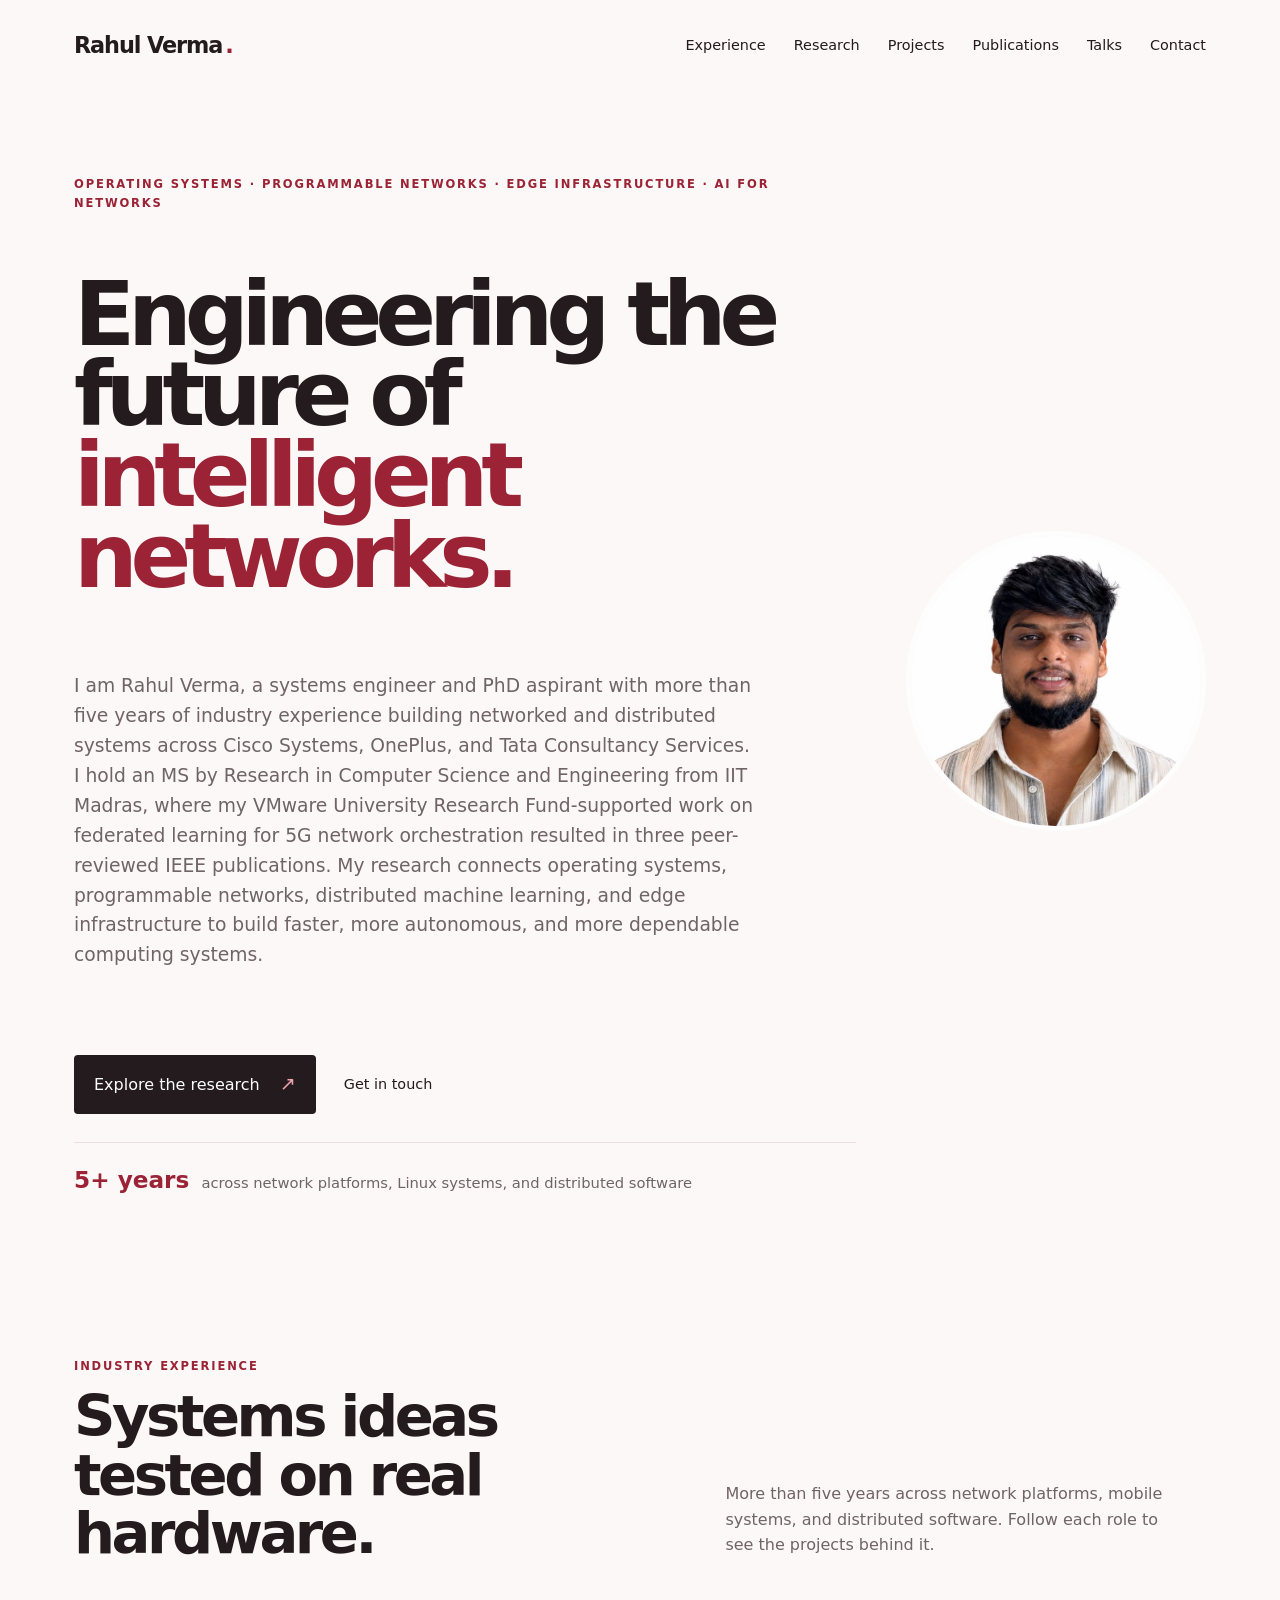
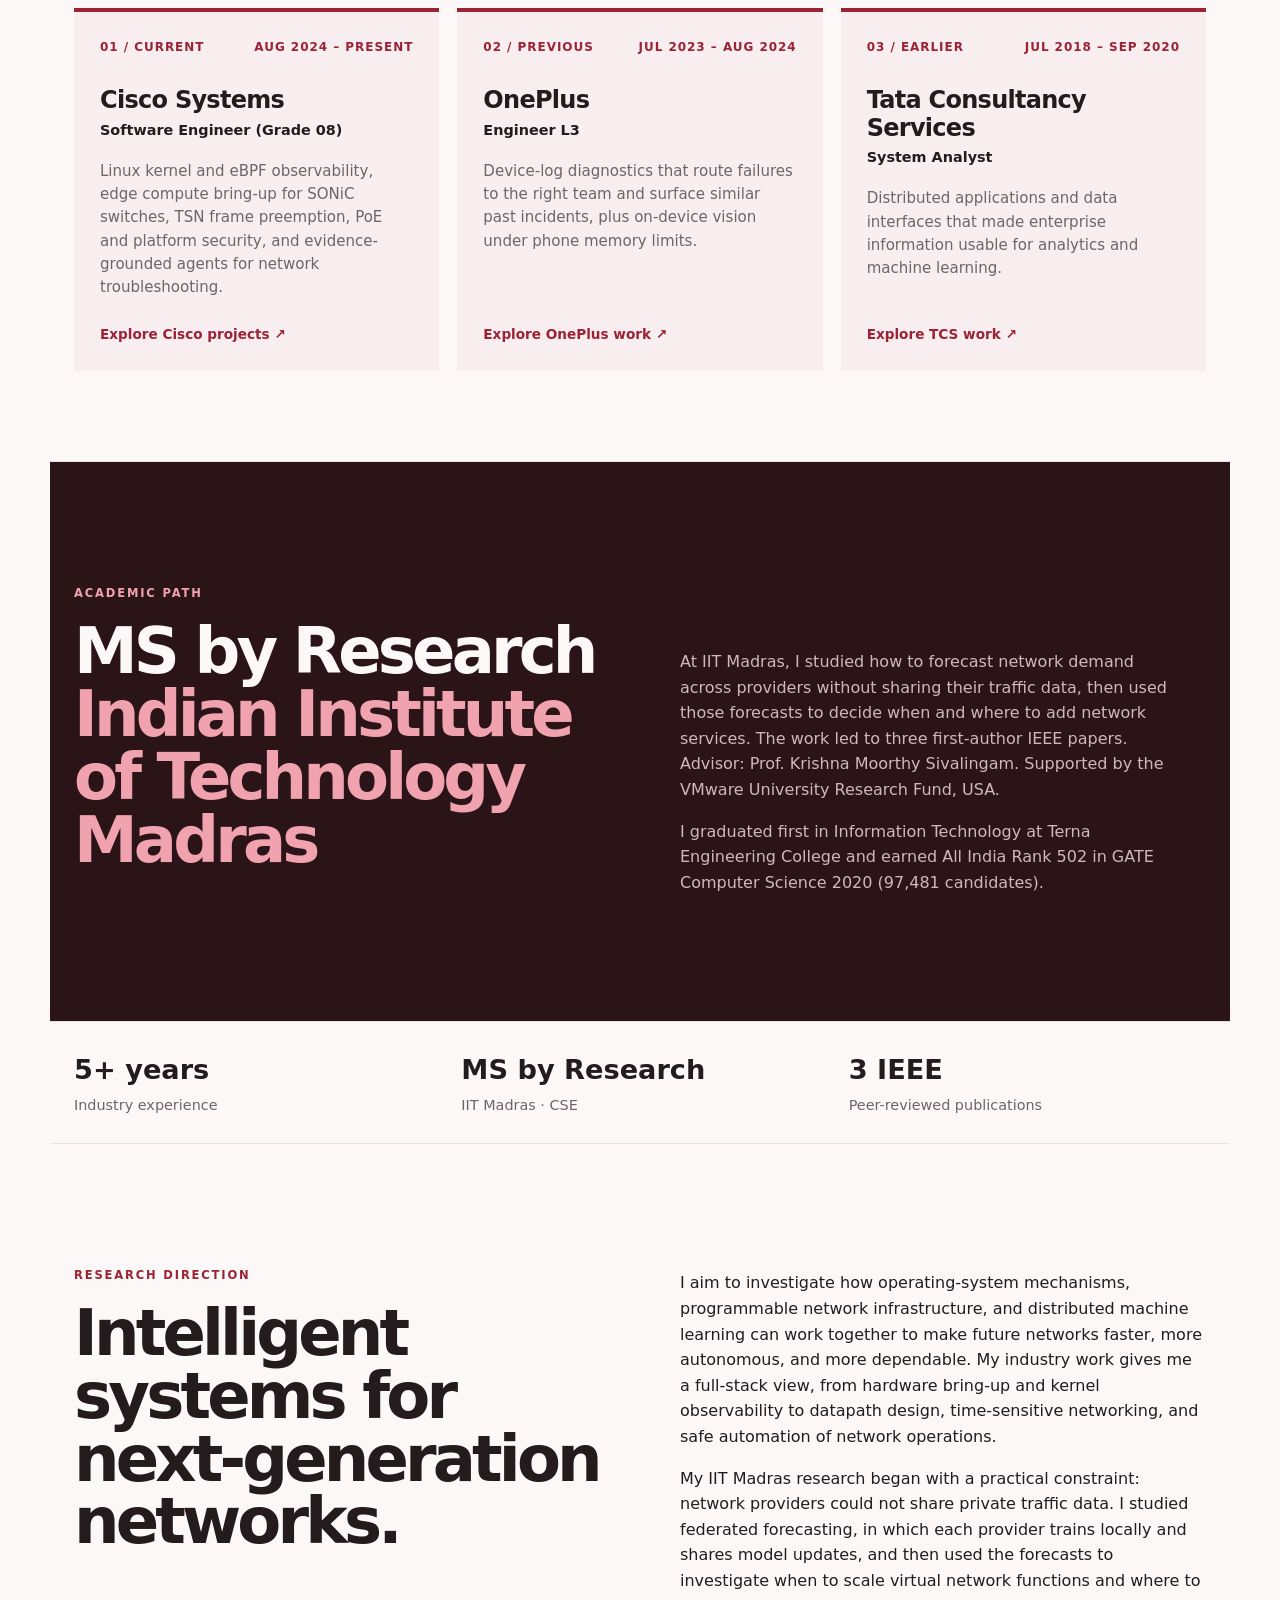
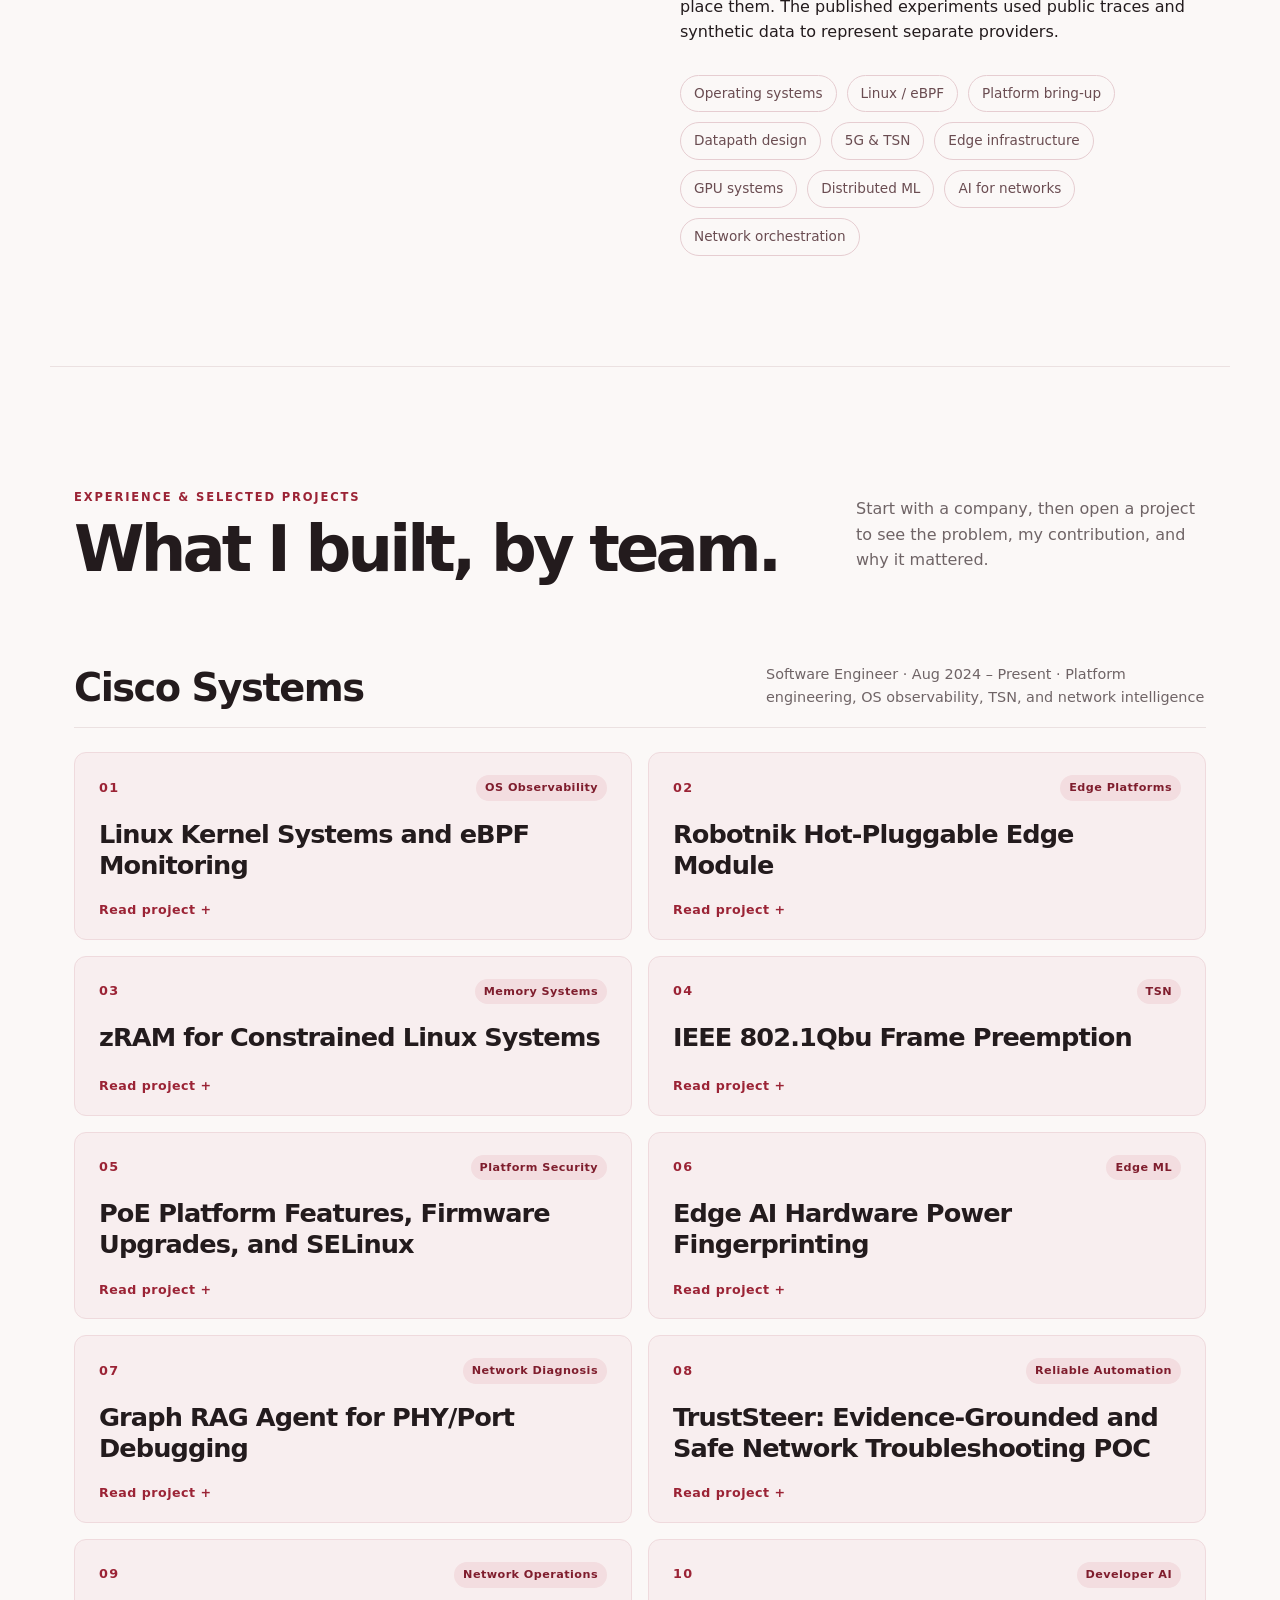
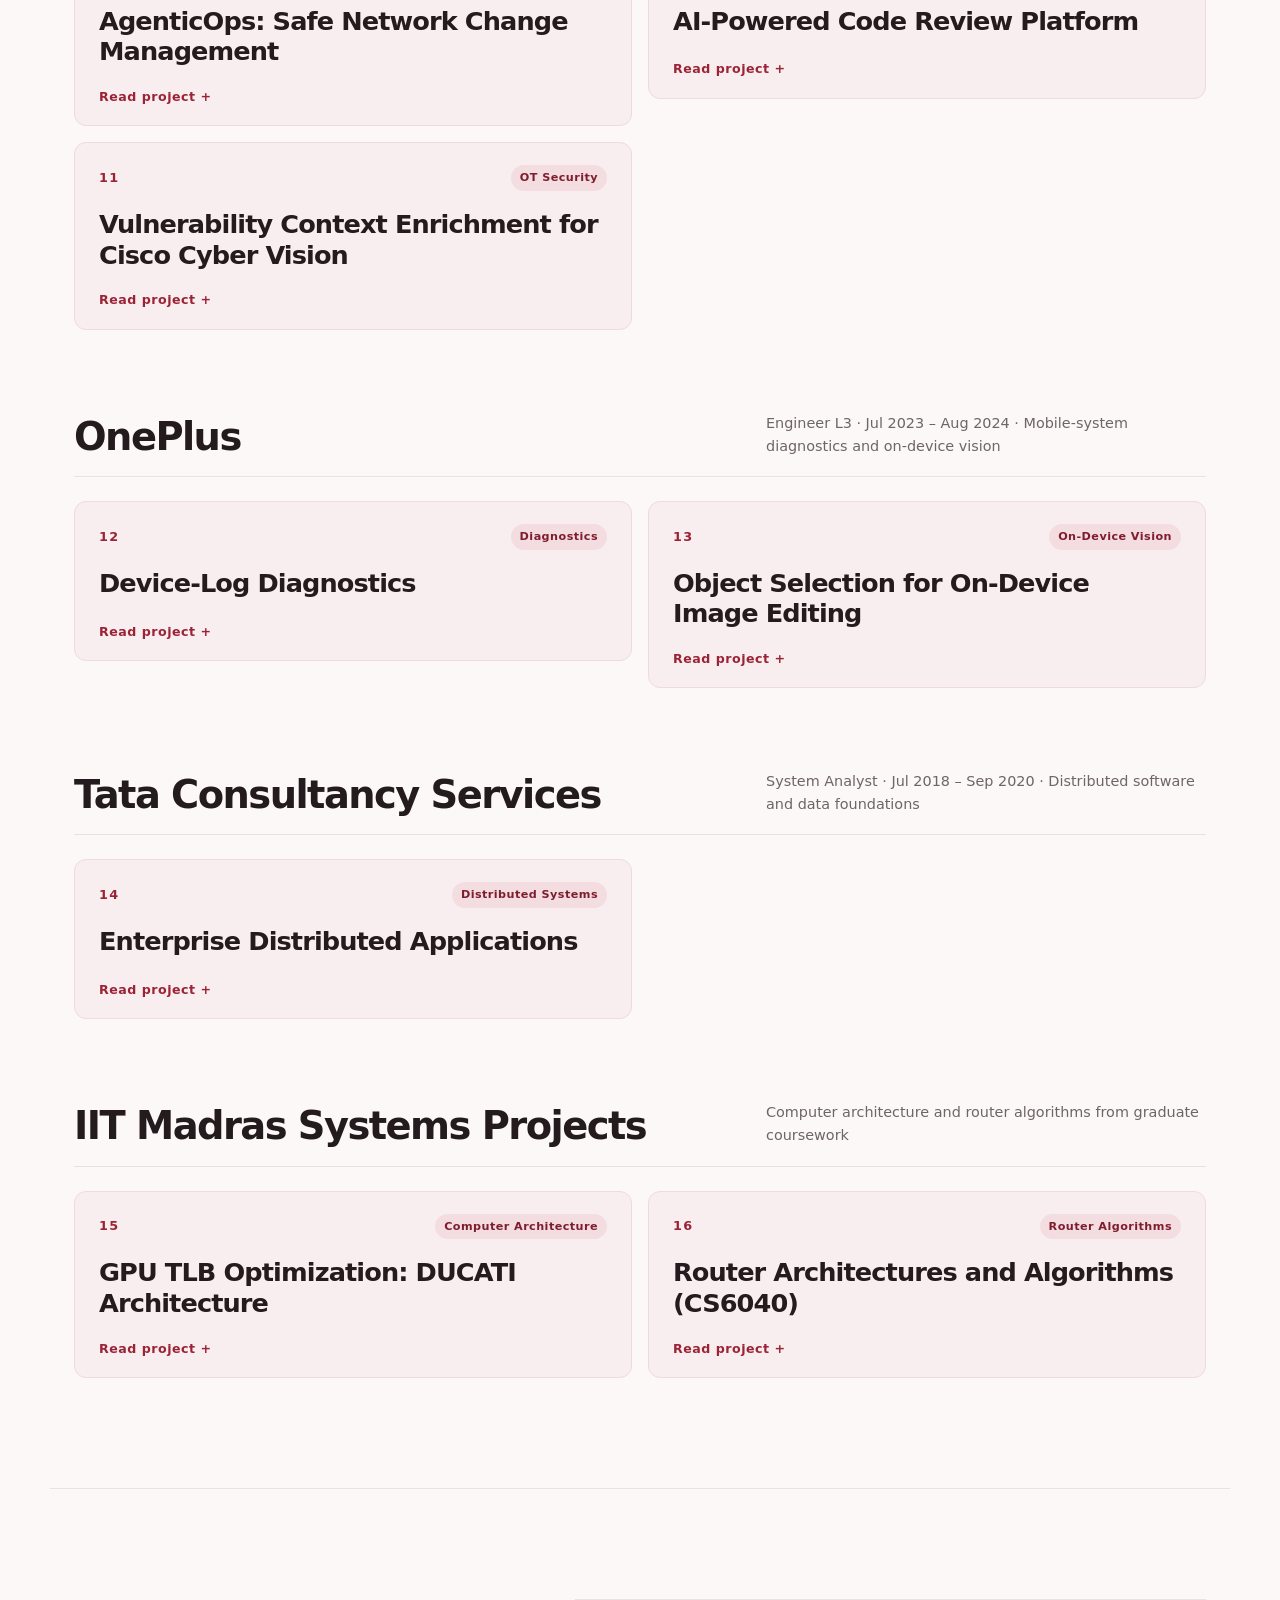
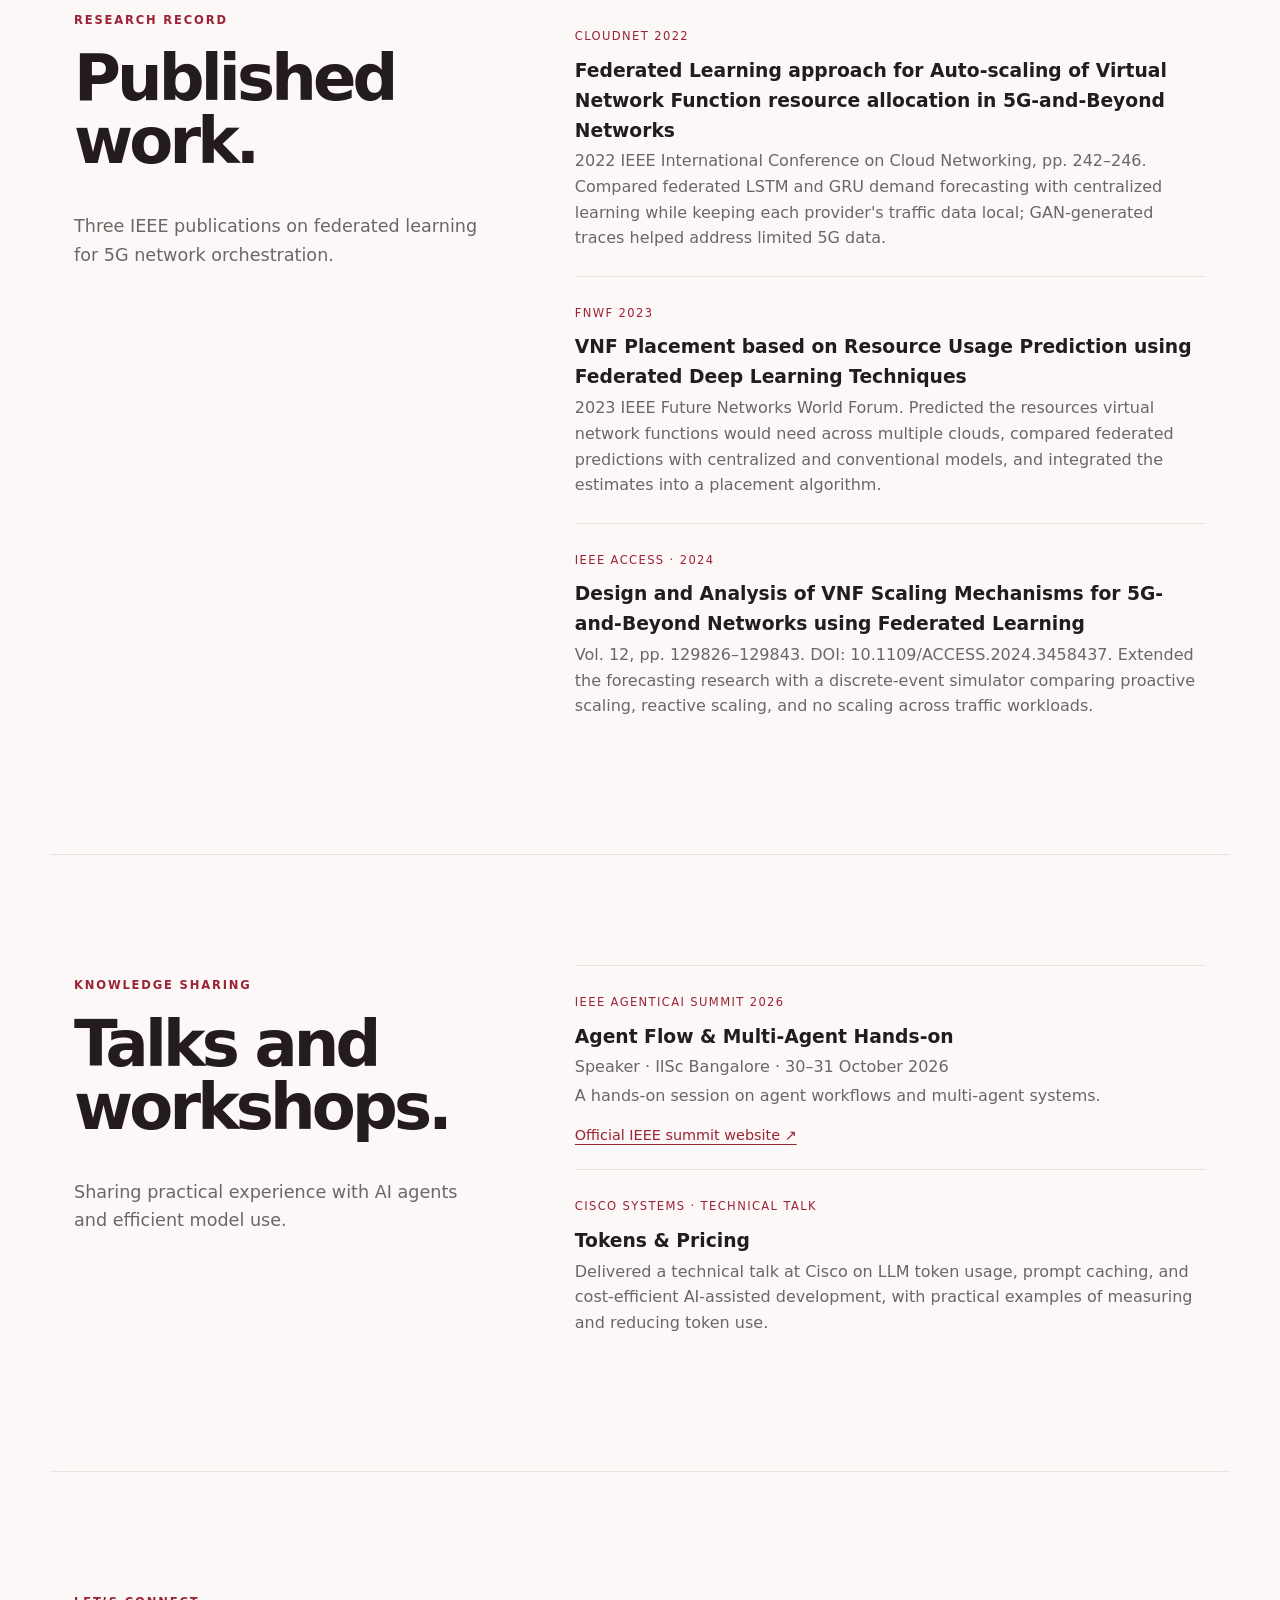
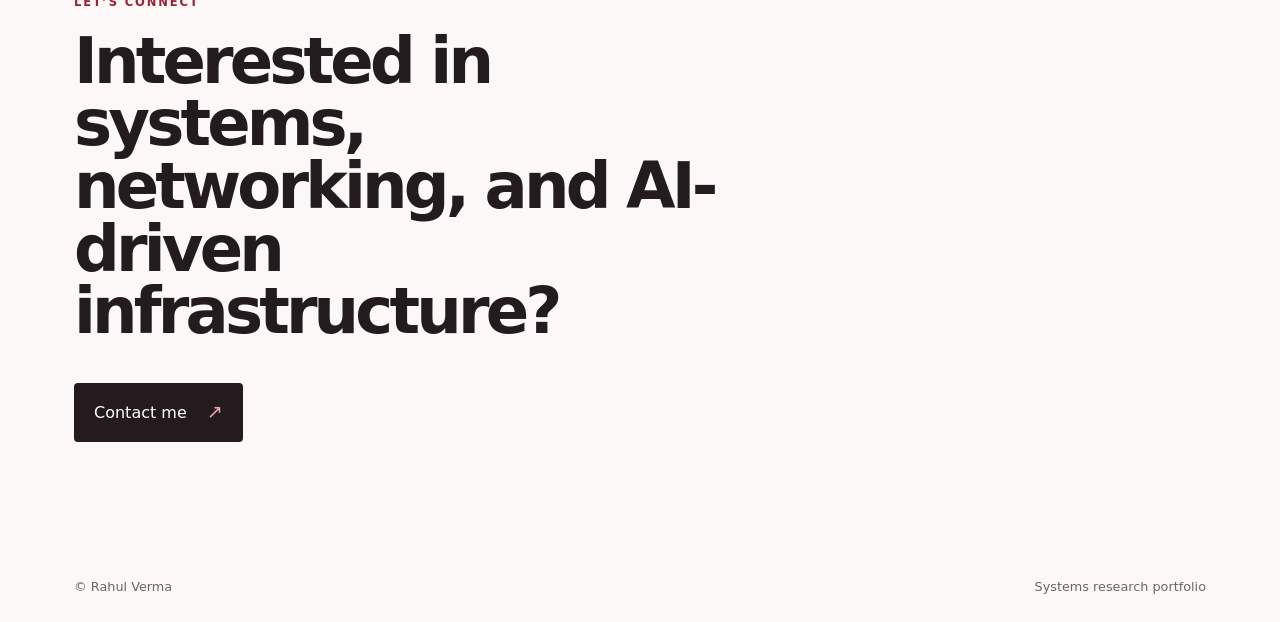
<file: index.html>
<!doctype html>
<html lang="en">
<head>
  <meta charset="utf-8">
  <meta name="viewport" content="width=device-width,initial-scale=1">
  <title>Rahul Verma — Systems Research</title>
  <meta name="description" content="Rahul Verma's systems and networking research portfolio.">
  <link rel="stylesheet" href="style.css">
  <style>
    .hero{display:grid;grid-template-columns:minmax(0,1fr) 300px;gap:28px 50px;align-items:center;padding:72px 24px 58px;max-width:1180px}
    .hero .profile-photo{grid-column:2;grid-row:1 / span 5;width:300px;height:300px;object-fit:cover;border-radius:50%;border:5px solid rgba(255,255,255,.8);margin:0;justify-self:end}
    .hero .eyebrow,.hero h1,.hero .lede,.hero .actions,.hero-proof{grid-column:1}
    .hero h1{font-size:clamp(3rem,7vw,6.4rem)}
    .hero-proof{display:flex;gap:12px;align-items:baseline;border-top:1px solid var(--line);padding-top:18px;color:var(--muted);font-size:.92rem}
    .hero-proof strong{color:var(--violet);font-size:1.45rem}
    .timeline{padding:90px 24px;border-bottom:1px solid var(--line)}
    .experience-heading{display:grid;grid-template-columns:1.1fr .9fr;gap:64px;align-items:end}
    .experience-heading h2{font-size:clamp(2.5rem,4.5vw,4.8rem);line-height:1.02;letter-spacing:-.06em;margin:12px 0 0;max-width:700px}
    .experience-heading>p{color:var(--muted);max-width:440px;margin:0 0 6px}
    .timeline-grid{display:grid;grid-template-columns:repeat(3,minmax(0,1fr));gap:18px;margin-top:44px}
    .timeline-card{background:#f8eeef;border-top:4px solid var(--violet);padding:26px;display:flex;flex-direction:column;min-height:310px}
    .timeline-meta{display:flex;justify-content:space-between;gap:12px;color:var(--violet);font-size:.75rem;font-weight:700;letter-spacing:.08em;text-transform:uppercase}
    .timeline-card h3{font-size:1.5rem;line-height:1.15;margin:30px 0 4px;letter-spacing:-.03em}
    .timeline-card .role{color:var(--ink);font-size:.9rem;font-weight:650;margin:0}
    .timeline-card .work-summary{color:var(--muted);font-size:.94rem;line-height:1.55;margin:18px 0 24px}
    .timeline-card a{color:var(--violet);font-weight:700;font-size:.85rem;text-decoration:none;margin-top:auto}
    .timeline-card a:hover{text-decoration:underline}
    .stats{border-top:1px solid var(--line);border-bottom:1px solid var(--line);display:grid;grid-template-columns:repeat(3,1fr);padding:26px 24px;gap:30px}
    .stats strong{display:block;font-size:1.7rem}.stats span{color:var(--muted);font-size:.9rem}
    .split{display:grid;grid-template-columns:1fr 1fr;gap:80px}
    .chips{display:flex;flex-wrap:wrap;gap:10px;margin-top:30px}
    .chips span{border:1px solid #e6cdd1;border-radius:99px;padding:7px 13px;color:#6a4c51;font-size:.85rem}
    .about-copy{align-self:end;max-width:500px}.about-copy p{color:var(--muted)}
    .projects-intro{display:flex;justify-content:space-between;gap:36px;align-items:end}
    .projects-intro h2{margin:10px 0 0}.projects-intro>p{color:var(--muted);max-width:350px;margin:0 0 8px}
    .group{margin-top:82px;scroll-margin-top:32px}.group:first-of-type{margin-top:48px}
    .group-heading{display:flex;justify-content:space-between;gap:24px;align-items:end;border-bottom:1px solid var(--line);padding-bottom:18px}
    .group-heading h3{font-size:clamp(1.8rem,3vw,2.6rem);letter-spacing:-.04em;line-height:1.1;margin:0}
    .group-heading p{color:var(--muted);font-size:.9rem;max-width:440px;margin:0}
    .group>.card-grid{margin-top:24px}
    .card-grid{grid-template-columns:repeat(2,minmax(0,1fr));align-items:start;gap:16px}
    .card-grid details{background:#f8eeef;border:1px solid #efdadd;min-height:0;align-self:start;border-radius:12px;overflow:hidden;transition:border-color .2s ease,box-shadow .2s ease}
    .card-grid details:hover{border-color:var(--violet);box-shadow:0 8px 22px rgba(90,24,36,.08)}
    .card-grid details[open]{border-color:var(--violet);box-shadow:0 10px 26px rgba(90,24,36,.1);outline:none}
    .card-grid summary{cursor:pointer;list-style:none;padding:22px 24px 18px;min-height:158px;display:flex;flex-direction:column}
    .card-grid summary::-webkit-details-marker{display:none}
    .card-grid summary:focus-visible,.timeline-card a:focus-visible{outline:3px solid var(--violet);outline-offset:-4px}
    .card-grid summary .number{font-size:.8rem;font-weight:700;letter-spacing:.1em}
    .card-meta{display:flex;align-items:center;justify-content:space-between;gap:12px}
    .project-tag{color:#7f1d2d;background:#f3dde0;border-radius:999px;padding:4px 9px;font-size:.7rem;font-weight:700;letter-spacing:.04em}
    .card-grid summary h3{font-size:clamp(1.25rem,2vw,1.65rem);line-height:1.2;letter-spacing:-.035em;margin:18px 0 0}
    .card-grid summary::after{content:'Read project  +';color:var(--violet);font-size:.79rem;font-weight:750;letter-spacing:.04em;margin-top:auto;padding-top:20px}
    .card-grid details[open] summary::after{content:'Close project  −'}
    .card-grid details p{color:var(--muted);font-size:.98rem;line-height:1.65;margin:0;padding:0 24px 26px}
    .project-body{padding:0 24px 26px}.card-grid details .project-body p{padding:0;margin:0 0 14px}.card-grid details .project-body p:last-child{margin-bottom:0}
    .project-body strong{color:var(--ink);display:inline}
    .talks .text-link{display:inline-block;margin-top:12px;color:var(--violet);text-decoration:underline;text-underline-offset:4px}
    .talks .text-link:focus-visible{outline:3px solid var(--violet);outline-offset:4px}
    @media(max-width:900px){.timeline-grid{grid-template-columns:1fr}.timeline-card{min-height:0}.experience-heading{grid-template-columns:1fr;gap:18px}.experience-heading>p{max-width:650px}}
    @media(max-width:720px){.hero{display:block;padding-top:48px}.hero .profile-photo{width:210px;height:210px;margin:0 0 28px}.hero-proof{margin-top:26px}.stats,.split,.card-grid{grid-template-columns:1fr}.projects-intro,.group-heading{display:block}.projects-intro>p,.group-heading p{margin-top:12px}.card-grid summary{min-height:140px}}
    .about h2 em,.about .eyebrow{color:#f0a3ae}.about .about-copy p{color:#cdb9bc}
    @media(prefers-reduced-motion:reduce){.card-grid details{transition:none}}
  </style>
</head>
<body>
  <header class="nav">
    <a class="brand" href="#top">Rahul Verma<span>.</span></a>
    <nav>
      <a href="#experience">Experience</a>
      <a href="#research">Research</a>
      <a href="#projects">Projects</a>
      <a href="#publications">Publications</a>
      <a href="#talks">Talks</a>
      <a href="#contact">Contact</a>
    </nav>
  </header>

  <main id="top">
    <section class="hero">
      <img class="profile-photo" src="Rahul.jpeg" alt="Rahul Verma">
      <p class="eyebrow">Operating Systems · Programmable Networks · Edge Infrastructure · AI for Networks</p>
      <h1>Engineering the future of <em>intelligent networks.</em></h1>
      <p class="lede">I am Rahul Verma, a systems engineer and PhD aspirant with more than five years of industry experience building networked and distributed systems across Cisco Systems, OnePlus, and Tata Consultancy Services. I hold an MS by Research in Computer Science and Engineering from IIT Madras, where my VMware University Research Fund-supported work on federated learning for 5G network orchestration resulted in three peer-reviewed IEEE publications. My research connects operating systems, programmable networks, distributed machine learning, and edge infrastructure to build faster, more autonomous, and more dependable computing systems.</p>
      <div class="actions">
        <a class="button" href="#research">Explore the research <span>↗</span></a>
        <a class="text-link" href="#contact">Get in touch</a>
      </div>
      <div class="hero-proof"><strong>5+ years</strong><span>across network platforms, Linux systems, and distributed software</span></div>
    </section>

    <section id="experience" class="timeline">
      <div class="experience-heading">
        <div><p class="eyebrow">Industry experience</p><h2>Systems ideas tested on real hardware.</h2></div>
        <p>More than five years across network platforms, mobile systems, and distributed software. Follow each role to see the projects behind it.</p>
      </div>
      <div class="timeline-grid">
        <article class="timeline-card">
          <div class="timeline-meta"><span>01 / Current</span><span>Aug 2024 – Present</span></div>
          <h3>Cisco Systems</h3>
          <p class="role">Software Engineer (Grade 08)</p>
          <p class="work-summary">Linux kernel and eBPF observability, edge compute bring-up for SONiC switches, TSN frame preemption, PoE and platform security, and evidence-grounded agents for network troubleshooting.</p>
          <a href="#cisco-projects">Explore Cisco projects ↗</a>
        </article>
        <article class="timeline-card">
          <div class="timeline-meta"><span>02 / Previous</span><span>Jul 2023 – Aug 2024</span></div>
          <h3>OnePlus</h3>
          <p class="role">Engineer L3</p>
          <p class="work-summary">Device-log diagnostics that route failures to the right team and surface similar past incidents, plus on-device vision under phone memory limits.</p>
          <a href="#oneplus-projects">Explore OnePlus work ↗</a>
        </article>
        <article class="timeline-card">
          <div class="timeline-meta"><span>03 / Earlier</span><span>Jul 2018 – Sep 2020</span></div>
          <h3>Tata Consultancy Services</h3>
          <p class="role">System Analyst</p>
          <p class="work-summary">Distributed applications and data interfaces that made enterprise information usable for analytics and machine learning.</p>
          <a href="#tcs-projects">Explore TCS work ↗</a>
        </article>
      </div>
    </section>

    <section id="about" class="about">
      <div>
        <p class="eyebrow">Academic path</p>
        <h2>MS by Research<br><em>Indian Institute of Technology Madras</em></h2>
      </div>
      <div class="about-copy">
        <p>At IIT Madras, I studied how to forecast network demand across providers without sharing their traffic data, then used those forecasts to decide when and where to add network services. The work led to three first-author IEEE papers. Advisor: Prof. Krishna Moorthy Sivalingam. Supported by the VMware University Research Fund, USA.</p>
        <p>I graduated first in Information Technology at Terna Engineering College and earned All India Rank 502 in GATE Computer Science 2020 (97,481 candidates).</p>
      </div>
    </section>

    <section class="stats">
      <div><strong>5+ years</strong><span>Industry experience</span></div>
      <div><strong>MS by Research</strong><span>IIT Madras · CSE</span></div>
      <div><strong>3 IEEE</strong><span>Peer-reviewed publications</span></div>
    </section>

    <section id="research" class="section split">
      <div>
        <p class="eyebrow">Research direction</p>
        <h2>Intelligent systems for next-generation networks.</h2>
      </div>
      <div>
        <p>I aim to investigate how operating-system mechanisms, programmable network infrastructure, and distributed machine learning can work together to make future networks faster, more autonomous, and more dependable. My industry work gives me a full-stack view, from hardware bring-up and kernel observability to datapath design, time-sensitive networking, and safe automation of network operations.</p>
        <p>My IIT Madras research began with a practical constraint: network providers could not share private traffic data. I studied federated forecasting, in which each provider trains locally and shares model updates, and then used the forecasts to investigate when to scale virtual network functions and where to place them. The published experiments used public traces and synthetic data to represent separate providers.</p>
        <div class="chips">
          <span>Operating systems</span><span>Linux / eBPF</span><span>Platform bring-up</span><span>Datapath design</span><span>5G &amp; TSN</span><span>Edge infrastructure</span><span>GPU systems</span><span>Distributed ML</span><span>AI for networks</span><span>Network orchestration</span>
        </div>
      </div>
    </section>

    <section id="projects" class="section">
      <div class="projects-intro">
        <div><p class="eyebrow">Experience &amp; selected projects</p><h2>What I built, by team.</h2></div>
        <p>Start with a company, then open a project to see the problem, my contribution, and why it mattered.</p>
      </div>

      <div id="cisco-projects" class="group">
        <div class="group-heading"><h3>Cisco Systems</h3><p>Software Engineer · Aug 2024 – Present · Platform engineering, OS observability, TSN, and network intelligence</p></div>
        <div class="card-grid">
          <details>
            <summary><span class="card-meta"><span class="number">01</span><span class="project-tag">OS Observability</span></span><h3>Linux Kernel Systems and eBPF Monitoring</h3></summary>
            <div class="project-body"><p><strong>Problem</strong> Production networking platforms need visibility into how the system and network behave at runtime, both to mitigate vulnerabilities and to diagnose operational issues.</p><p><strong>My work</strong> I worked on Linux kernel-level systems and eBPF-based monitoring that exposes runtime system and network behavior.</p><p><strong>Why it matters</strong> Kernel-level observability signals feed vulnerability mitigation and operational diagnosis on production networking platforms.</p></div>
          </details>
          <details>
            <summary><span class="card-meta"><span class="number">02</span><span class="project-tag">Edge Platforms</span></span><h3>Robotnik Hot-Pluggable Edge Module</h3></summary>
            <div class="project-body"><p><strong>Problem</strong> AI and application workloads at the network edge need compute capacity that the switch CPU alone cannot provide.</p><p><strong>My work</strong> I led platform bring-up for a CN10208-based compute module with eight Neoverse N2 cores, 32GB DRAM, and NVMe storage for SONiC switches. I implemented NFS filesystem enablement, Docker application support, datapath design, resource telemetry, and AI-workload benchmarking, and contributed to boot, TPM, diagnostics, backplane, lifecycle, and DPDK design.</p><p><strong>Why it matters</strong> Services can run close to the network on a hot-pluggable module rather than on the switch CPU.</p></div>
          </details>
          <details>
            <summary><span class="card-meta"><span class="number">03</span><span class="project-tag">Memory Systems</span></span><h3>zRAM for Constrained Linux Systems</h3></summary>
            <div class="project-body"><p><strong>Problem</strong> Memory-constrained Linux systems run out of capacity, and swapping to storage is slow.</p><p><strong>My work</strong> I evaluated compressed in-memory swap and tuned compression algorithms, device sizing, swap priority, and swappiness; prevented zswap conflicts; and validated behavior using <code>zramctl</code> and <code>swapon</code>.</p><p><strong>Why it matters</strong> Effective memory capacity increases without falling back to slow storage I/O.</p></div>
          </details>
          <details>
            <summary><span class="card-meta"><span class="number">04</span><span class="project-tag">TSN</span></span><h3>IEEE 802.1Qbu Frame Preemption</h3></summary>
            <div class="project-body"><p><strong>Problem</strong> A time-critical frame, such as camera traffic, can be delayed by a lower-priority frame already crossing the link.</p><p><strong>My work</strong> On Cisco Industrial Ethernet 9000, I implemented frame preemption across platform firmware, QoS integration for express and preempted queues, per-port CLI, and link-partner negotiation that enables preemption only when both endpoints support it.</p><p><strong>Why it matters</strong> The switch can pause the lower-priority frame, send the time-critical frame, then resume, delivering data sooner to time-sensitive applications.</p></div>
          </details>
          <details>
            <summary><span class="card-meta"><span class="number">05</span><span class="project-tag">Platform Security</span></span><h3>PoE Platform Features, Firmware Upgrades, and SELinux</h3></summary>
            <p>Developed PoE platform features and firmware boot-time upgrade support for production networking systems, and enforced SELinux policies to constrain platform services and strengthen runtime security.</p>
          </details>
          <details>
            <summary><span class="card-meta"><span class="number">06</span><span class="project-tag">Edge ML</span></span><h3>Edge AI Hardware Power Fingerprinting</h3></summary>
            <p>Built a containerized Cisco IOx pipeline that learns device-specific signatures from Layer-1 PoE power, current, and voltage telemetry using Isolation Forest, detecting rogue-device replacement and triggering automated closed-loop port isolation.</p>
          </details>
          <details>
            <summary><span class="card-meta"><span class="number">07</span><span class="project-tag">Network Diagnosis</span></span><h3>Graph RAG Agent for PHY/Port Debugging</h3></summary>
            <div class="project-body"><p><strong>Problem</strong> Link flaps, CRC bursts, and SFP failures can originate anywhere along the port, PHY, SerDes, and ASIC path, so complex faults take a long time to triage.</p><p><strong>My work</strong> I modeled Port → PHY → SerDes → ASIC dependencies as a graph and combined TextFSM-parsed CLI data with graph traversal and LLM reasoning to explain these failures.</p><p><strong>Result</strong> Average engineer triage time for complex PHY faults fell from about 60 minutes to about 5 minutes.</p></div>
          </details>
          <details>
            <summary><span class="card-meta"><span class="number">08</span><span class="project-tag">Reliable Automation</span></span><h3>TrustSteer: Evidence-Grounded and Safe Network Troubleshooting POC</h3></summary>
            <div class="project-body"><p><strong>Operational problem</strong> An automated troubleshooter can turn symptoms into a confident diagnosis without enough evidence. Repeated link flaps, CRC errors, and packet loss may indicate degraded optics, faulty media, a duplex mismatch, congestion, or remote-interface instability; choosing one explanation too early can lead to a change that does not fix the incident and may make it worse.</p><p><strong>Architecture I built</strong> TrustSteer keeps observation, hypothesis, verified root cause, and remediation separate. An incident-context builder converts live network measurements, logs, configuration, and topology into structured evidence. A hypothesis agent generates possible causes, an evidence planner identifies what each still needs, and typed, read-only diagnostic tools collect the missing network state. A claim-evidence verifier checks whether every conclusion is supported, contradicted, or uncertain before it reaches the action layer, and remediation is gated by risk. Model-generated intent stays separate from deterministic execution controls.</p><p><strong>Evaluation framework</strong> A repeatable fault-injection framework defines known root causes, relevant evidence, distractors, required diagnostic steps, safe and unsafe remediations, and expected post-action state. Test cases cover incomplete, stale, conflicting, and misleading measurements as well as prompt injection embedded in logs. It measures grounded root-cause accuracy, unsupported assertions, correct abstention, diagnostic tool calls, latency, unsafe actions, and remediation success.</p></div>
          </details>
          <details>
            <summary><span class="card-meta"><span class="number">09</span><span class="project-tag">Network Operations</span></span><h3>AgenticOps: Safe Network Change Management</h3></summary>
            <div class="project-body"><p><strong>Problem</strong> Network alerts need investigation that connects live observations with runbooks and networking knowledge, and any proposed change must be separated from risky, unverified actions.</p><p><strong>My work</strong> I developed domain-specific troubleshooting skills for an agentic network-operations platform, combining RAG, vector and BM25 search, runbooks, and network tools, along with an orchestration layer for prompts, sub-agents, tool routing, context, and pluggable models. An ambient agent prioritizes alerts and shares findings through Webex, and simulated incidents with known causes are used for evaluation.</p><p><strong>Change safety</strong> Risk and blast-radius checks, digital-twin testing, pre-change validation, and human approval gate proposed network changes; post-change verification checks the outcome.</p></div>
          </details>
          <details>
            <summary><span class="card-meta"><span class="number">10</span><span class="project-tag">Developer AI</span></span><h3>AI-Powered Code Review Platform</h3></summary>
            <p>Built specialized LLM agents for bugs, security, performance, and maintainability, grounded by code knowledge graphs, semantic embeddings, and static-analysis signals. Used confidence-weighted aggregation and developer feedback to improve cross-file reasoning and finding quality.</p>
          </details>
          <details>
            <summary><span class="card-meta"><span class="number">11</span><span class="project-tag">OT Security</span></span><h3>Vulnerability Context Enrichment for Cisco Cyber Vision</h3></summary>
            <p>Transformed generic NVD CVE records into device-specific risk profiles by correlating vulnerabilities with asset configurations and active protocol services, and incorporated ISA/IEC 62443 zone context to improve vulnerability prioritization.</p>
          </details>
        </div>
      </div>

      <div id="oneplus-projects" class="group">
        <div class="group-heading"><h3>OnePlus</h3><p>Engineer L3 · Jul 2023 – Aug 2024 · Mobile-system diagnostics and on-device vision</p></div>
        <div class="card-grid">
          <details>
            <summary><span class="card-meta"><span class="number">12</span><span class="project-tag">Diagnostics</span></span><h3>Device-Log Diagnostics</h3></summary>
            <div class="project-body"><p><strong>Problem</strong> Device failures generate large logs, and prior diagnostic knowledge is hard to reuse during a new investigation.</p><p><strong>My work</strong> I built a tool that routes device logs to the responsible engineering team and retrieves similar incidents, probable causes, and fixes through Elasticsearch.</p><p><strong>Why it matters</strong> Engineers can start from what has already been learned about similar failures.</p></div>
          </details>
          <details>
            <summary><span class="card-meta"><span class="number">13</span><span class="project-tag">On-Device Vision</span></span><h3>Object Selection for On-Device Image Editing</h3></summary>
            <div class="project-body"><p><strong>Problem</strong> Removing an object from a photo depends on selecting the right pixels; a poor boundary remains visible after the background is filled.</p><p><strong>My work</strong> I worked on identifying the user-selected object and segmenting the pixels that belonged to it.</p><p><strong>Constraint</strong> The result had to preserve visual detail within a phone's memory and response-time limits.</p></div>
          </details>
        </div>
      </div>

      <div id="tcs-projects" class="group">
        <div class="group-heading"><h3>Tata Consultancy Services</h3><p>System Analyst · Jul 2018 – Sep 2020 · Distributed software and data foundations</p></div>
        <div class="card-grid">
          <details>
            <summary><span class="card-meta"><span class="number">14</span><span class="project-tag">Distributed Systems</span></span><h3>Enterprise Distributed Applications</h3></summary>
            <p>Developed enterprise-scale distributed applications and data interfaces spanning application, database, and integration layers, and designed scalable data workflows for predictive analytics, operational automation, and downstream machine learning.</p>
          </details>
        </div>
      </div>

      <div class="group">
        <div class="group-heading"><h3>IIT Madras Systems Projects</h3><p>Computer architecture and router algorithms from graduate coursework</p></div>
        <div class="card-grid">
          <details>
            <summary><span class="card-meta"><span class="number">15</span><span class="project-tag">Computer Architecture</span></span><h3>GPU TLB Optimization: DUCATI Architecture</h3></summary>
            <div class="project-body"><p><strong>Problem</strong> Limited GPU TLB reach makes address translation inefficient for memory-intensive workloads.</p><p><strong>My work</strong> I implemented a simplified DUCATI architecture in MacSim to extend GPU TLB reach, then benchmarked CPU merge-sort and GPU vector-add workloads.</p><p><strong>Result</strong> The design showed fewer TLB evictions than the baseline on GPU workloads.</p></div>
          </details>
          <details>
            <summary><span class="card-meta"><span class="number">16</span><span class="project-tag">Router Algorithms</span></span><h3>Router Architectures and Algorithms (CS6040)</h3></summary>
            <p>Built Python circuit-switching and packet-processing simulators and implemented IPv4 packet classification using a Set Pruning Trie.</p>
          </details>
        </div>
      </div>
    </section>

    <section id="publications" class="section publications">
      <div>
        <p class="eyebrow">Research record</p>
        <h2>Published work.</h2>
        <p class="muted">Three IEEE publications on federated learning for 5G network orchestration.</p>
      </div>
      <div class="pub-list">
        <article>
          <span>CloudNet 2022</span>
          <h3>Federated Learning approach for Auto-scaling of Virtual Network Function resource allocation in 5G-and-Beyond Networks</h3>
          <p>2022 IEEE International Conference on Cloud Networking, pp. 242–246. Compared federated LSTM and GRU demand forecasting with centralized learning while keeping each provider's traffic data local; GAN-generated traces helped address limited 5G data.</p>
        </article>
        <article>
          <span>FNWF 2023</span>
          <h3>VNF Placement based on Resource Usage Prediction using Federated Deep Learning Techniques</h3>
          <p>2023 IEEE Future Networks World Forum. Predicted the resources virtual network functions would need across multiple clouds, compared federated predictions with centralized and conventional models, and integrated the estimates into a placement algorithm.</p>
        </article>
        <article>
          <span>IEEE Access · 2024</span>
          <h3>Design and Analysis of VNF Scaling Mechanisms for 5G-and-Beyond Networks using Federated Learning</h3>
          <p>Vol. 12, pp. 129826–129843. DOI: 10.1109/ACCESS.2024.3458437. Extended the forecasting research with a discrete-event simulator comparing proactive scaling, reactive scaling, and no scaling across traffic workloads.</p>
        </article>
      </div>
    </section>

    <section id="talks" class="section publications talks" aria-labelledby="talks-heading">
      <div>
        <p class="eyebrow">Knowledge sharing</p>
        <h2 id="talks-heading">Talks and workshops.</h2>
        <p class="muted">Sharing practical experience with AI agents and efficient model use.</p>
      </div>
      <div class="pub-list">
        <article>
          <span>IEEE AgenticAI Summit 2026</span>
          <h3>Agent Flow &amp; Multi-Agent Hands-on</h3>
          <p>Speaker · IISc Bangalore · 30–31 October 2026</p>
          <p>A hands-on session on agent workflows and multi-agent systems.</p>
          <a class="text-link" href="https://aisummit.ieeebangalore.org/" target="_blank" rel="noopener noreferrer">Official IEEE summit website ↗</a>
        </article>
        <article>
          <span>Cisco Systems · Technical talk</span>
          <h3>Tokens &amp; Pricing</h3>
          <p>Delivered a technical talk at Cisco on LLM token usage, prompt caching, and cost-efficient AI-assisted development, with practical examples of measuring and reducing token use.</p>
        </article>
      </div>
    </section>

    <section id="contact" class="contact">
      <p class="eyebrow">Let’s connect</p>
      <h2>Interested in systems, networking, and AI-driven infrastructure?</h2>
      <a class="button" href="mailto:rahulver551@gmail.com">Contact me <span>↗</span></a>
    </section>
  </main>

  <footer><span>© Rahul Verma</span><span>Systems research portfolio</span></footer>
</body>
</html>
</file>
<file: style.css>
:root{--ink:#231b1d;--muted:#6f6466;--paper:#fbf8f7;--violet:#9b2335;--pink:#f0a3ae;--line:#ebe1e1}*{box-sizing:border-box}html{scroll-behavior:smooth}body{margin:0;background:var(--paper);color:var(--ink);font:16px/1.6 Inter,ui-sans-serif,system-ui,sans-serif}.nav,main,footer{max-width:1180px;margin:auto}.nav{display:flex;justify-content:space-between;align-items:center;padding:28px 24px}.brand{font-size:1.4rem;font-weight:800;color:var(--ink);text-decoration:none;letter-spacing:-.05em}.brand span{color:var(--violet);padding:0 3px}nav{display:flex;gap:28px}nav a,.text-link{color:var(--ink);text-decoration:none;font-size:.9rem}.hero{padding:130px 24px 100px;max-width:1000px}.eyebrow{color:var(--violet);text-transform:uppercase;letter-spacing:.16em;font-size:.72rem;font-weight:750}.hero h1{font-size:clamp(3.6rem,9vw,8.4rem);line-height:.9;letter-spacing:-.08em;margin:22px 0 28px}.hero em,h2 em{font-style:normal;color:var(--violet)}.lede{max-width:680px;color:var(--muted);font-size:1.17rem}.actions{display:flex;align-items:center;gap:28px;margin-top:38px}.button{display:inline-flex;gap:20px;align-items:center;background:var(--ink);color:#fff;text-decoration:none;padding:14px 20px;border-radius:4px}.button span{color:var(--pink);font-size:1.2rem}.signal{border-top:1px solid var(--line);border-bottom:1px solid var(--line);padding:27px 24px;display:flex;gap:45px;align-items:center;color:var(--muted);font-size:.9rem}.signal span{color:var(--violet);font-weight:700;text-transform:uppercase;letter-spacing:.1em;font-size:.7rem}.signal b{color:var(--pink);padding:0 8px}.section{padding:110px 24px;border-bottom:1px solid var(--line)}.intro{display:grid;grid-template-columns:1.25fr .75fr;gap:90px;align-items:end}.section h2,.about h2,.contact h2{font-size:clamp(2.7rem,5vw,5.3rem);line-height:.98;letter-spacing:-.06em;margin:18px 0 40px}.intro p,.muted{color:var(--muted);font-size:1.1rem}.card-grid{display:grid;grid-template-columns:repeat(3,1fr);gap:16px;margin-top:70px}.card-grid article{background:#f8eeef;padding:28px;min-height:255px}.number{color:var(--violet)}.card-grid h3{font-size:1.5rem;line-height:1.1;margin:65px 0 10px}.card-grid p,.pub-list p,.about>p{color:var(--muted)}.publications{display:grid;grid-template-columns:.8fr 1.2fr;gap:80px}.pub-list article{border-top:1px solid var(--line);padding:22px 0}.pub-list span{font-size:.72rem;letter-spacing:.12em;text-transform:uppercase;color:var(--violet)}.pub-list h3{margin:8px 0 0}.pub-list p{margin:3px 0}.about{display:grid;grid-template-columns:1fr 1fr;gap:80px;padding:110px 24px;background:#2a1418;color:#fbf8f7}.about>p{align-self:end;max-width:500px}.contact{padding:110px 24px}.contact h2{max-width:680px}footer{display:flex;justify-content:space-between;padding:25px 24px;color:var(--muted);font-size:.8rem}@media(max-width:720px){nav{display:none}.hero{padding-top:70px}.signal,.intro,.card-grid,.publications,.about{display:grid;grid-template-columns:1fr;gap:28px}.signal{gap:10px}.section,.about,.contact{padding-top:75px;padding-bottom:75px}}
</file>
